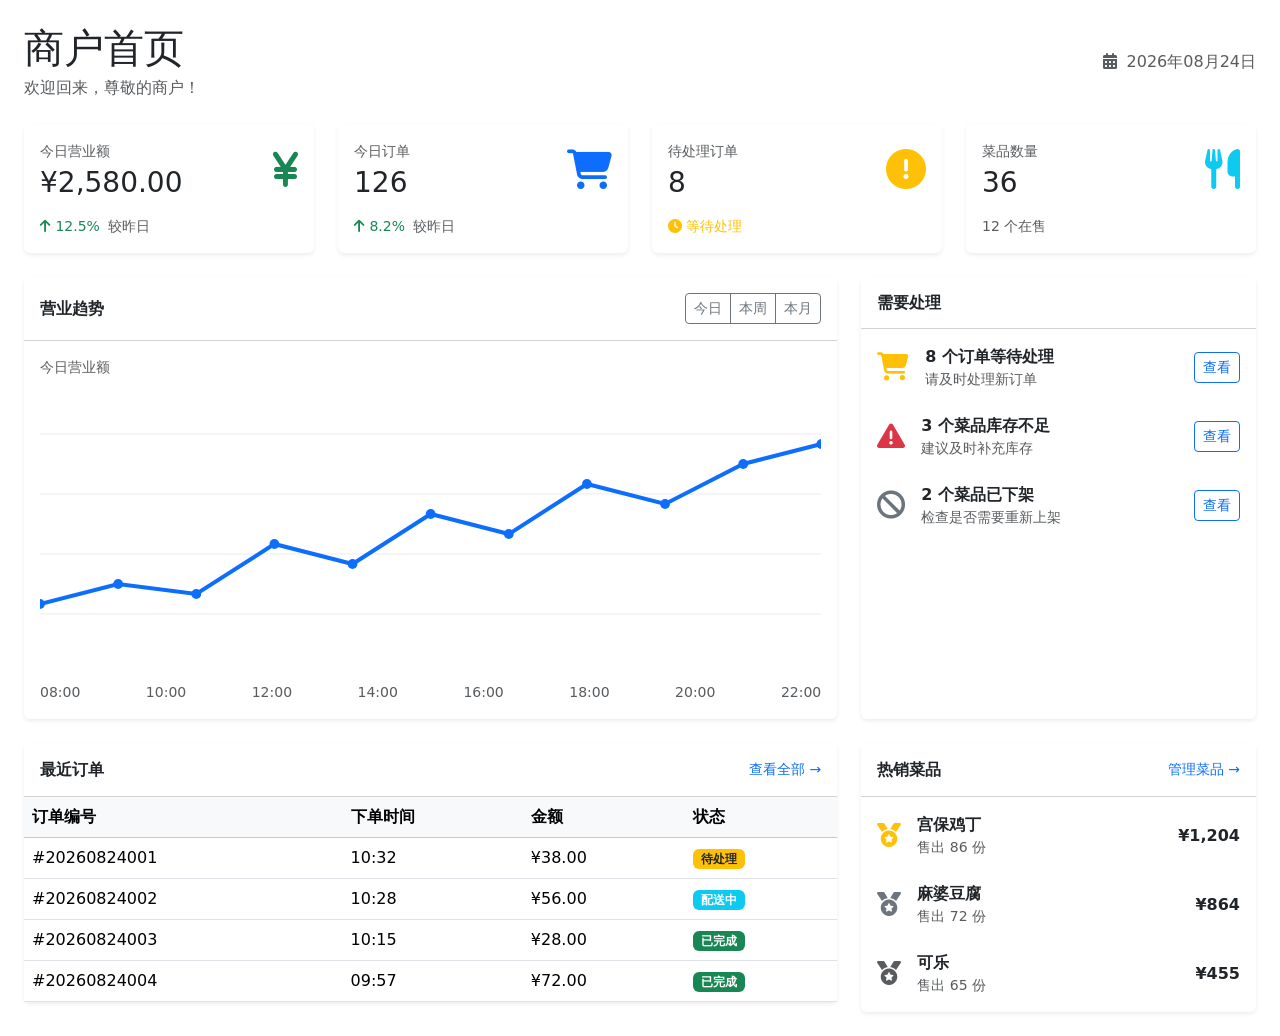
<file: src/FoodHub.Blazor.Client/wwwroot/admin/sb-admin/css/DashBoard.html>
<!DOCTYPE html>
<html lang="zh-CN">
<head>
    <meta charset="UTF-8">
    <meta name="viewport" content="width=device-width, initial-scale=1.0">
    <title>商户首页 - FoodHub</title>
    <!-- Bootstrap 5 CSS -->
    <link href="https://cdn.jsdelivr.net/npm/bootstrap@5.3.0/dist/css/bootstrap.min.css" rel="stylesheet">
    <!-- FontAwesome 图标库 -->
    <link href="https://cdnjs.cloudflare.com/ajax/libs/font-awesome/6.4.0/css/all.min.css" rel="stylesheet">
</head>
<body>

<div class="container-fluid px-4">

    <!-- 页面标题 -->
    <div class="d-flex justify-content-between align-items-center mt-4 mb-4">
        <div>
            <h1 class="mb-1">商户首页</h1>
            <div class="text-muted">
                欢迎回来，尊敬的商户！
            </div>
        </div>
        <div class="text-muted">
            <i class="fas fa-calendar-alt me-1"></i>
            2026年08月24日
        </div>
    </div>

    <!-- 第一排：核心经营数据 -->
    <div class="row">
        <!-- 今日营业额 -->
        <div class="col-xl-3 col-md-6 mb-4">
            <div class="card border-0 shadow-sm h-100">
                <div class="card-body">
                    <div class="d-flex justify-content-between align-items-center">
                        <div>
                            <div class="text-muted small mb-1">今日营业额</div>
                            <div class="h3 mb-0">¥2,580.00</div>
                        </div>
                        <div class="text-success fs-1">
                            <i class="fas fa-yen-sign"></i>
                        </div>
                    </div>
                    <div class="mt-3 small text-success">
                        <i class="fas fa-arrow-up"></i> 12.5%
                        <span class="text-muted ms-1">较昨日</span>
                    </div>
                </div>
            </div>
        </div>

        <!-- 今日订单 -->
        <div class="col-xl-3 col-md-6 mb-4">
            <div class="card border-0 shadow-sm h-100">
                <div class="card-body">
                    <div class="d-flex justify-content-between align-items-center">
                        <div>
                            <div class="text-muted small mb-1">今日订单</div>
                            <div class="h3 mb-0">126</div>
                        </div>
                        <div class="text-primary fs-1">
                            <i class="fas fa-shopping-cart"></i>
                        </div>
                    </div>
                    <div class="mt-3 small text-success">
                        <i class="fas fa-arrow-up"></i> 8.2%
                        <span class="text-muted ms-1">较昨日</span>
                    </div>
                </div>
            </div>
        </div>

        <!-- 待处理订单 -->
        <div class="col-xl-3 col-md-6 mb-4">
            <div class="card border-0 shadow-sm h-100">
                <div class="card-body">
                    <div class="d-flex justify-content-between align-items-center">
                        <div>
                            <div class="text-muted small mb-1">待处理订单</div>
                            <div class="h3 mb-0">8</div>
                        </div>
                        <div class="text-warning fs-1">
                            <i class="fas fa-exclamation-circle"></i>
                        </div>
                    </div>
                    <div class="mt-3 small text-warning">
                        <i class="fas fa-clock"></i> 等待处理
                    </div>
                </div>
            </div>
        </div>

        <!-- 菜品数量 -->
        <div class="col-xl-3 col-md-6 mb-4">
            <div class="card border-0 shadow-sm h-100">
                <div class="card-body">
                    <div class="d-flex justify-content-between align-items-center">
                        <div>
                            <div class="text-muted small mb-1">菜品数量</div>
                            <div class="h3 mb-0">36</div>
                        </div>
                        <div class="text-info fs-1">
                            <i class="fas fa-utensils"></i>
                        </div>
                    </div>
                    <div class="mt-3 small text-muted">12 个在售</div>
                </div>
            </div>
        </div>
    </div>

    <!-- 第二排：营业趋势 + 待处理事项 -->
    <div class="row">
        <!-- 营业趋势 -->
        <div class="col-xl-8 mb-4">
            <div class="card border-0 shadow-sm h-100">
                <div class="card-header bg-white py-3">
                    <div class="d-flex justify-content-between align-items-center">
                        <h6 class="m-0 fw-bold">营业趋势</h6>
                        <div class="btn-group btn-group-sm">
                            <button class="btn btn-outline-secondary">今日</button>
                            <button class="btn btn-outline-secondary">本周</button>
                            <button class="btn btn-outline-secondary">本月</button>
                        </div>
                    </div>
                </div>
                <div class="card-body">
                    <div class="text-muted small mb-3">今日营业额</div>
                    <!-- SVG 趋势图 -->
                    <div style="height: 280px;">
                        <svg width="100%" height="100%" viewBox="0 0 800 280" preserveAspectRatio="none">
                            <!-- 横向辅助线 -->
                            <line x1="0" y1="40" x2="800" y2="40" stroke="#e9ecef" />
                            <line x1="0" y1="100" x2="800" y2="100" stroke="#e9ecef" />
                            <line x1="0" y1="160" x2="800" y2="160" stroke="#e9ecef" />
                            <line x1="0" y1="220" x2="800" y2="220" stroke="#e9ecef" />

                            <!-- 营业额曲线 -->
                            <polyline fill="none" stroke="#0d6efd" stroke-width="4" points="
                                0,210 80,190 160,200 240,150 320,170 400,120 480,140 560,90 640,110 720,70 800,50" />

                            <!-- 数据点 -->
                            <circle cx="0" cy="210" r="5" fill="#0d6efd" />
                            <circle cx="80" cy="190" r="5" fill="#0d6efd" />
                            <circle cx="160" cy="200" r="5" fill="#0d6efd" />
                            <circle cx="240" cy="150" r="5" fill="#0d6efd" />
                            <circle cx="320" cy="170" r="5" fill="#0d6efd" />
                            <circle cx="400" cy="120" r="5" fill="#0d6efd" />
                            <circle cx="480" cy="140" r="5" fill="#0d6efd" />
                            <circle cx="560" cy="90" r="5" fill="#0d6efd" />
                            <circle cx="640" cy="110" r="5" fill="#0d6efd" />
                            <circle cx="720" cy="70" r="5" fill="#0d6efd" />
                            <circle cx="800" cy="50" r="5" fill="#0d6efd" />
                        </svg>
                    </div>
                    <div class="d-flex justify-content-between text-muted small mt-2">
                        <span>08:00</span>
                        <span>10:00</span>
                        <span>12:00</span>
                        <span>14:00</span>
                        <span>16:00</span>
                        <span>18:00</span>
                        <span>20:00</span>
                        <span>22:00</span>
                    </div>
                </div>
            </div>
        </div>

        <!-- 待处理事项 -->
        <div class="col-xl-4 mb-4">
            <div class="card border-0 shadow-sm h-100">
                <div class="card-header bg-white py-3">
                    <h6 class="m-0 fw-bold">需要处理</h6>
                </div>
                <div class="card-body">
                    <!-- 待处理订单 -->
                    <div class="d-flex align-items-center mb-4">
                        <div class="me-3 text-warning fs-3">
                            <i class="fas fa-shopping-cart"></i>
                        </div>
                        <div class="flex-grow-1">
                            <div class="fw-bold">8 个订单等待处理</div>
                            <div class="small text-muted">请及时处理新订单</div>
                        </div>
                        <a href="/Orders" class="btn btn-sm btn-outline-primary">查看</a>
                    </div>

                    <!-- 菜品库存 -->
                    <div class="d-flex align-items-center mb-4">
                        <div class="me-3 text-danger fs-3">
                            <i class="fas fa-exclamation-triangle"></i>
                        </div>
                        <div class="flex-grow-1">
                            <div class="fw-bold">3 个菜品库存不足</div>
                            <div class="small text-muted">建议及时补充库存</div>
                        </div>
                        <a href="/FoodManagement" class="btn btn-sm btn-outline-primary">查看</a>
                    </div>

                    <!-- 下架菜品 -->
                    <div class="d-flex align-items-center">
                        <div class="me-3 text-secondary fs-3">
                            <i class="fas fa-ban"></i>
                        </div>
                        <div class="flex-grow-1">
                            <div class="fw-bold">2 个菜品已下架</div>
                            <div class="small text-muted">检查是否需要重新上架</div>
                        </div>
                        <a href="/FoodManagement" class="btn btn-sm btn-outline-primary">查看</a>
                    </div>
                </div>
            </div>
        </div>
    </div>

    <!-- 第三排：最近订单 + 热销菜品 -->
    <div class="row">
        <!-- 最近订单 -->
        <div class="col-xl-8 mb-4">
            <div class="card border-0 shadow-sm">
                <div class="card-header bg-white py-3">
                    <div class="d-flex justify-content-between align-items-center">
                        <h6 class="m-0 fw-bold">最近订单</h6>
                        <a href="/Orders" class="small text-decoration-none">查看全部 →</a>
                    </div>
                </div>
                <div class="card-body p-0">
                    <div class="table-responsive">
                        <table class="table table-hover mb-0">
                            <thead class="table-light">
                                <tr>
                                    <th>订单编号</th>
                                    <th>下单时间</th>
                                    <th>金额</th>
                                    <th>状态</th>
                                </tr>
                            </thead>
                            <tbody>
                                <tr>
                                    <td>#20260824001</td>
                                    <td>10:32</td>
                                    <td>¥38.00</td>
                                    <td><span class="badge bg-warning text-dark">待处理</span></td>
                                </tr>
                                <tr>
                                    <td>#20260824002</td>
                                    <td>10:28</td>
                                    <td>¥56.00</td>
                                    <td><span class="badge bg-info">配送中</span></td>
                                </tr>
                                <tr>
                                    <td>#20260824003</td>
                                    <td>10:15</td>
                                    <td>¥28.00</td>
                                    <td><span class="badge bg-success">已完成</span></td>
                                </tr>
                                <tr>
                                    <td>#20260824004</td>
                                    <td>09:57</td>
                                    <td>¥72.00</td>
                                    <td><span class="badge bg-success">已完成</span></td>
                                </tr>
                            </tbody>
                        </table>
                    </div>
                </div>
            </div>
        </div>

        <!-- 热销菜品 -->
        <div class="col-xl-4 mb-4">
            <div class="card border-0 shadow-sm h-100">
                <div class="card-header bg-white py-3">
                    <div class="d-flex justify-content-between align-items-center">
                        <h6 class="m-0 fw-bold">热销菜品</h6>
                        <a href="/FoodManagement" class="small text-decoration-none">管理菜品 →</a>
                    </div>
                </div>
                <div class="card-body">
                    <div class="d-flex justify-content-between align-items-center mb-4">
                        <div class="d-flex align-items-center">
                            <div class="me-3 text-warning fs-4">
                                <i class="fas fa-medal"></i>
                            </div>
                            <div>
                                <div class="fw-bold">宫保鸡丁</div>
                                <div class="small text-muted">售出 86 份</div>
                            </div>
                        </div>
                        <strong>¥1,204</strong>
                    </div>

                    <div class="d-flex justify-content-between align-items-center mb-4">
                        <div class="d-flex align-items-center">
                            <div class="me-3 text-secondary fs-4">
                                <i class="fas fa-medal"></i>
                            </div>
                            <div>
                                <div class="fw-bold">麻婆豆腐</div>
                                <div class="small text-muted">售出 72 份</div>
                            </div>
                        </div>
                        <strong>¥864</strong>
                    </div>

                    <div class="d-flex justify-content-between align-items-center">
                        <div class="d-flex align-items-center">
                            <div class="me-3 text-muted fs-4">
                                <i class="fas fa-medal"></i>
                            </div>
                            <div>
                                <div class="fw-bold">可乐</div>
                                <div class="small text-muted">售出 65 份</div>
                            </div>
                        </div>
                        <strong>¥455</strong>
                    </div>
                </div>
            </div>
        </div>
    </div>

</div>

<!-- Bootstrap 5 JS Bundle -->
<script src="https://cdn.jsdelivr.net/npm/bootstrap@5.3.0/dist/js/bootstrap.bundle.min.js"></script>
</body>
</html>
</file>
